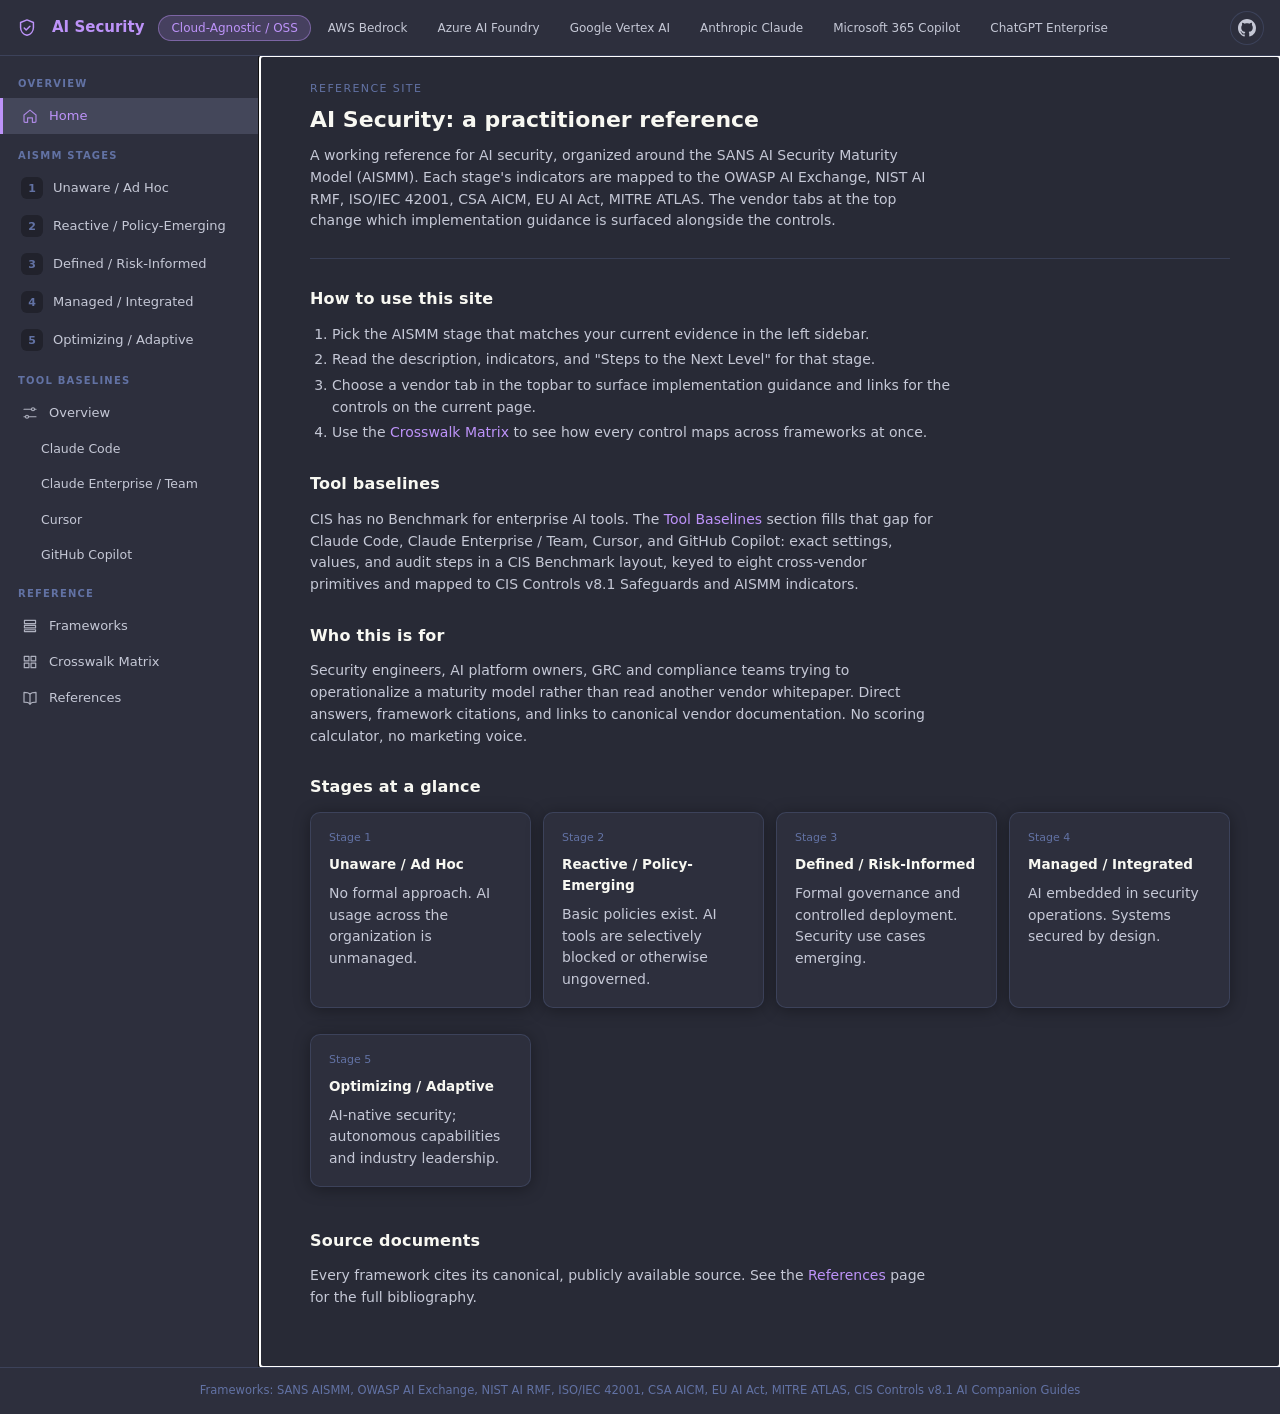
<file: index.html>
<!DOCTYPE html>
<html lang="en">
<head>
<meta charset="UTF-8">
<meta name="viewport" content="width=device-width, initial-scale=1.0">
<meta http-equiv="Content-Security-Policy" content="default-src 'self'; script-src 'self'; style-src 'self'; img-src 'self' data:; font-src 'self'; connect-src 'self'; form-action 'none'; base-uri 'none'; object-src 'none'">
<meta name="theme-color" content="#282a36">
<title>AI Security</title>
<meta name="description" content="A practitioner-level reference for AI security, anchored on the SANS AI Security Maturity Model with cross-framework mappings and vendor implementation guidance.">
<link rel="icon" href="favicon.svg" type="image/svg+xml">
<link rel="stylesheet" href="styles.css">
</head>
<body>
<div class="app">
  <header class="topbar">
    <button class="icon-btn menu-btn" id="menu-btn" aria-label="Toggle navigation" aria-expanded="false" aria-controls="sidebar" type="button">
      <svg class="icon" viewBox="0 0 24 24" fill="none" stroke="currentColor" stroke-width="1.6" stroke-linecap="round" aria-hidden="true"><path d="M4 7h16M4 12h16M4 17h16"/></svg>
    </button>
    <span class="brand-mark" aria-hidden="true">
      <svg class="icon icon-lg" viewBox="0 0 24 24" fill="none" stroke="currentColor" stroke-width="1.6" stroke-linecap="round" stroke-linejoin="round"><path d="M12 3.2 19 6v5.4c0 4.2-2.9 7.7-7 8.6-4.1-.9-7-4.4-7-8.6V6l7-2.8z"/><path d="M9 12.1l2.1 2.1L15.2 10"/></svg>
    </span>
    <a class="brand-title" href="#/">AI Security</a>
    <nav class="vendor-tabs" id="vendor-tabs" aria-label="Vendor implementation"></nav>
    <a class="repo-link" href="https://github.com/binbashburns/ai-security" target="_blank" rel="noopener noreferrer" title="Source on GitHub" aria-label="Source on GitHub">
      <svg viewBox="0 0 16 16" width="18" height="18" fill="currentColor" aria-hidden="true">
        <path d="M8 0C3.58 0 0 3.58 0 8c0 3.54 2.29 6.53 5.47 7.59.4.07.55-.17.55-.38 0-.19-.01-.82-.01-1.49-2.01.37-2.53-.49-2.69-.94-.09-.23-.48-.94-.82-1.13-.28-.15-.68-.52-.01-.53.63-.01 1.08.58 1.23.82.72 1.21 1.87.87 2.33.66.07-.52.28-.87.51-1.07-1.78-.2-3.64-.89-3.64-3.95 0-.87.31-1.59.82-2.15-.08-.2-.36-1.02.08-2.12 0 0 .67-.21 2.2.82.64-.18 1.32-.27 2-.27.68 0 1.36.09 2 .27 1.53-1.04 2.2-.82 2.2-.82.44 1.1.16 1.92.08 2.12.51.56.82 1.27.82 2.15 0 3.07-1.87 3.75-3.65 3.95.29.25.54.73.54 1.48 0 1.07-.01 1.93-.01 2.2 0 .21.15.46.55.38A8.013 8.013 0 0016 8c0-4.42-3.58-8-8-8z"/>
      </svg>
    </a>
  </header>

  <nav class="sidebar" id="sidebar" aria-label="Primary navigation"></nav>
  <div class="sidebar-backdrop" id="sidebar-backdrop" hidden></div>

  <main class="main" id="main" tabindex="-1"></main>

  <footer class="footer">
    <p class="footer-credit">Frameworks: SANS AISMM, OWASP AI Exchange, NIST AI RMF, ISO/IEC 42001, CSA AICM, EU AI Act, MITRE ATLAS, CIS Controls v8.1 AI Companion Guides</p>
  </footer>
</div>

<script src="js/render-helpers.js"></script>
<script src="js/render-home.js"></script>
<script src="js/render-stage.js"></script>
<script src="js/render-frameworks.js"></script>
<script src="js/render-framework-detail.js"></script>
<script src="js/render-crosswalk.js"></script>
<script src="js/render-references.js"></script>
<script src="js/render-baselines.js"></script>
<script src="app.js"></script>
</body>
</html>
</file>
<file: styles.css>
/* Dracula palette. Dark-only. */

:root {
  --bg: #282a36;
  --surface: #2d2f3d;
  --surface-alt: #383a4c;
  --surface-warm: #353749;
  --surface-recess: #21222c;
  --border: rgba(98, 114, 164, 0.28);
  --border-strong: rgba(98, 114, 164, 0.55);
  --text: #f8f8f2;
  --text-muted: #c5c8d6;
  --text-subtle: #6272a4;
  --accent: #bd93f9;
  --accent-soft: #44475a;
  --accent-deep: #ff79c6;

  --pillar-protect: #ff79c6;
  --pillar-utilize: #8be9fd;
  --pillar-govern: #50fa7b;

  --good: #50fa7b;
  --good-bg: #1f3329;
  --warn: #ffb86c;
  --warn-bg: #3a2e1e;
  --bad: #ff5555;
  --bad-bg: #3a1e1e;
  --info: #8be9fd;
  --info-bg: #1c2e34;
  --dracula-yellow: #f1fa8c;

  /* Vendor accent defaults (overridden by [data-vendor] below). */
  --vendor-accent: #bd93f9;
  --vendor-accent-soft: rgba(189, 147, 249, 0.18);
  --vendor-accent-border: rgba(189, 147, 249, 0.45);

  --shadow-sm: 0 1px 2px rgba(0, 0, 0, 0.25);
  --shadow-card: 0 2px 16px rgba(0, 0, 0, 0.35);
  --shadow-lift: 0 4px 22px rgba(0, 0, 0, 0.45);
  --radius: 10px;
  --radius-lg: 14px;

  --font-mono: 'JetBrains Mono', 'Fira Code', 'Courier New', monospace;
  color-scheme: dark;
}

/* Per-vendor accent palette. Each vendor maps to a named Dracula hue.
   Sets --vendor-accent (line/text), --vendor-accent-soft (tab fill, block bg),
   and --vendor-accent-border (subtle border). */
body[data-vendor="cloud_agnostic"] {
  --vendor-accent: #bd93f9;
  --vendor-accent-soft: rgba(189, 147, 249, 0.18);
  --vendor-accent-border: rgba(189, 147, 249, 0.45);
}
body[data-vendor="aws_bedrock"] {
  --vendor-accent: #ffb86c;
  --vendor-accent-soft: rgba(255, 184, 108, 0.16);
  --vendor-accent-border: rgba(255, 184, 108, 0.45);
}
body[data-vendor="azure_foundry"] {
  --vendor-accent: #8be9fd;
  --vendor-accent-soft: rgba(139, 233, 253, 0.16);
  --vendor-accent-border: rgba(139, 233, 253, 0.45);
}
body[data-vendor="google_vertex_ai"] {
  --vendor-accent: #50fa7b;
  --vendor-accent-soft: rgba(80, 250, 123, 0.14);
  --vendor-accent-border: rgba(80, 250, 123, 0.45);
}
body[data-vendor="anthropic_claude"] {
  --vendor-accent: #f1fa8c;
  --vendor-accent-soft: rgba(241, 250, 140, 0.14);
  --vendor-accent-border: rgba(241, 250, 140, 0.45);
}
body[data-vendor="ms_copilot"] {
  --vendor-accent: #ff79c6;
  --vendor-accent-soft: rgba(255, 121, 198, 0.16);
  --vendor-accent-border: rgba(255, 121, 198, 0.45);
}
body[data-vendor="chatgpt_enterprise"] {
  --vendor-accent: #ff5555;
  --vendor-accent-soft: rgba(255, 85, 85, 0.14);
  --vendor-accent-border: rgba(255, 85, 85, 0.45);
}

* { box-sizing: border-box; margin: 0; padding: 0; }

body {
  font-family: -apple-system, BlinkMacSystemFont, 'Segoe UI', 'Inter', system-ui, sans-serif;
  background: var(--bg);
  color: var(--text);
  min-height: 100vh;
  font-size: 14px;
  line-height: 1.55;
  -webkit-font-smoothing: antialiased;
}

a { color: var(--accent); text-decoration: none; }
a:hover { text-decoration: underline; }

code, pre {
  font-family: var(--font-mono);
  background: var(--surface-recess);
  border-radius: 4px;
  color: var(--info);
}
code {
  padding: 1px 5px;
  font-size: 12px;
  border: 1px solid var(--border);
}
pre {
  padding: 12px 14px;
  font-size: 12.5px;
  border: 1px solid var(--border);
  overflow-x: auto;
  line-height: 1.5;
  color: var(--text);
}
.crosswalk-list dd code,
.matrix td code {
  border: none;
  background: var(--surface-recess);
}

/* Layout grid: topbar / (sidebar + main) / footer */
.app {
  display: grid;
  grid-template-columns: 260px 1fr;
  grid-template-rows: 56px 1fr auto;
  min-height: 100vh;
  min-height: 100dvh;
}

.topbar {
  grid-column: 1 / -1;
  background: var(--surface);
  border-bottom: 1px solid var(--border);
  display: flex;
  align-items: center;
  padding: 0 16px;
  gap: 14px;
  z-index: 40;
  position: sticky;
  top: 0;
}

.brand-mark {
  font-size: 22px;
  color: var(--accent);
  flex-shrink: 0;
  display: inline-flex;
  align-items: center;
}

.brand-title {
  font-size: 15px;
  font-weight: 700;
  color: var(--accent);
  text-decoration: none;
  white-space: nowrap;
}
.brand-title:hover { text-decoration: none; color: var(--accent-deep); }

.repo-link {
  margin-left: auto;
  width: 34px;
  height: 34px;
  border-radius: 50%;
  border: 1px solid var(--border);
  background: var(--surface);
  color: var(--text-muted);
  display: inline-flex;
  align-items: center;
  justify-content: center;
  flex-shrink: 0;
  transition: background 120ms, border-color 120ms, color 120ms;
}
.repo-link:hover {
  background: var(--surface-warm);
  border-color: var(--border-strong);
  color: var(--text);
  text-decoration: none;
}

/* Vendor tabs in topbar */
.vendor-tabs {
  display: flex;
  align-items: center;
  gap: 4px;
  flex-wrap: wrap;
  overflow-x: auto;
  scrollbar-width: thin;
}
.vendor-tab {
  background: transparent;
  color: var(--text-muted);
  border: 1px solid transparent;
  border-radius: 999px;
  padding: 5px 12px;
  font-size: 12px;
  font-weight: 500;
  font-family: inherit;
  cursor: pointer;
  white-space: nowrap;
  transition: background 120ms, color 120ms, border-color 120ms;
}
.vendor-tab:hover {
  background: var(--surface-warm);
  color: var(--text);
}
.vendor-tab.active {
  background: var(--vendor-accent-soft);
  color: var(--vendor-accent);
  border-color: var(--vendor-accent-border);
}
.vendor-tab.active:hover {
  background: var(--vendor-accent-soft);
  color: var(--vendor-accent);
}

/* Sidebar */
.sidebar {
  background: var(--surface);
  border-right: 1px solid var(--border);
  overflow-y: auto;
  padding: 16px 0 24px;
}
.sidebar-section {
  padding: 14px 18px 6px;
  font-size: 10px;
  font-weight: 700;
  letter-spacing: 1.2px;
  color: var(--text-subtle);
  text-transform: uppercase;
}
.sidebar-section:first-child { padding-top: 4px; }

.nav-link {
  display: flex;
  align-items: center;
  width: 100%;
  padding: 8px 18px;
  border: none;
  background: none;
  color: var(--text-muted);
  cursor: pointer;
  font-family: inherit;
  font-size: 13px;
  text-align: left;
  gap: 10px;
  text-decoration: none;
  border-left: 3px solid transparent;
  transition: background 120ms, color 120ms, border-color 120ms;
}
.nav-link:hover { background: var(--surface-warm); color: var(--text); text-decoration: none; }
.nav-link.active {
  background: var(--accent-soft);
  color: var(--accent);
  border-left-color: var(--accent);
}
.nav-link .nav-icon { font-size: 16px; flex-shrink: 0; opacity: 0.85; }
.nav-link .nav-num {
  display: inline-flex;
  width: 22px;
  height: 22px;
  align-items: center;
  justify-content: center;
  background: var(--surface-recess);
  color: var(--text-subtle);
  border-radius: 6px;
  font-size: 11px;
  font-weight: 700;
  flex-shrink: 0;
}
.nav-link.active .nav-num { background: var(--surface); color: var(--accent); }

.sidebar-backdrop {
  display: none;
  position: fixed;
  inset: 56px 0 0 0;
  background: rgba(0, 0, 0, 0.5);
  z-index: 30;
}
.sidebar-backdrop.show { display: block; }

.icon-btn {
  width: 34px;
  height: 34px;
  display: inline-flex;
  align-items: center;
  justify-content: center;
  border-radius: 50%;
  border: 1px solid var(--border);
  background: var(--surface);
  color: var(--text);
  cursor: pointer;
  font-size: 16px;
  flex-shrink: 0;
  transition: background 120ms, border-color 120ms;
}
.icon-btn:hover { background: var(--surface-warm); border-color: var(--border-strong); }
.menu-btn { display: none; }

/* Main content */
.main {
  padding: 24px 32px 48px;
  overflow-x: hidden;
  min-width: 0;
}

.page {
  max-width: 920px;
  margin: 0 auto;
}

.page-header {
  margin-bottom: 24px;
  padding-bottom: 16px;
  border-bottom: 1px solid var(--border);
}
.page-eyebrow {
  display: block;
  font-size: 11px;
  letter-spacing: 1.4px;
  text-transform: uppercase;
  color: var(--text-subtle);
  margin-bottom: 6px;
}
.page-title {
  font-size: 22px;
  font-weight: 700;
  color: var(--text);
  margin-bottom: 8px;
}
.page-lead {
  color: var(--text-muted);
  font-size: 14px;
  max-width: 70ch;
}

h2 {
  font-size: 16px;
  font-weight: 700;
  color: var(--text);
  margin: 28px 0 12px;
  letter-spacing: 0.2px;
}
h3 {
  font-size: 13.5px;
  font-weight: 700;
  color: var(--text);
  margin: 18px 0 8px;
  text-transform: uppercase;
  letter-spacing: 0.6px;
}

p { color: var(--text-muted); margin-bottom: 10px; max-width: 70ch; }
ul, ol { color: var(--text-muted); padding-left: 22px; margin-bottom: 12px; max-width: 72ch; }
li { margin-bottom: 4px; }

/* Cards */
.card {
  background: var(--surface);
  border: 1px solid var(--border);
  border-radius: var(--radius);
  padding: 16px 18px;
  margin-bottom: 14px;
  box-shadow: var(--shadow-card);
  transition: border-color 120ms, box-shadow 120ms, transform 120ms;
}
a.card:hover {
  border-color: var(--border-strong);
  box-shadow: var(--shadow-lift);
  text-decoration: none;
}
.card-title {
  font-size: 13.5px;
  font-weight: 700;
  color: var(--text);
  margin-bottom: 8px;
}
.card-meta {
  font-size: 11px;
  color: var(--text-subtle);
  margin-bottom: 8px;
}

/* Pillar badges */
.pillar-badge {
  display: inline-block;
  font-size: 10px;
  font-weight: 700;
  letter-spacing: 1px;
  text-transform: uppercase;
  padding: 2px 8px;
  border-radius: 999px;
  margin-right: 6px;
  vertical-align: middle;
}
.pillar-badge.protect { background: rgba(255, 121, 198, 0.15); color: var(--pillar-protect); }
.pillar-badge.utilize { background: rgba(139, 233, 253, 0.15); color: var(--pillar-utilize); }
.pillar-badge.govern  { background: rgba(80, 250, 123, 0.15); color: var(--pillar-govern); }

/* Indicator and control rows inside a stage page */
.indicator-group { margin-bottom: 22px; }
.indicator-group-header {
  display: flex;
  align-items: center;
  gap: 8px;
  margin-bottom: 10px;
}
.indicator-item {
  background: var(--surface);
  border: 1px solid var(--border);
  border-left: 3px solid var(--pillar-color, var(--accent));
  border-radius: var(--radius);
  padding: 14px 18px;
  margin-bottom: 12px;
  box-shadow: var(--shadow-sm);
}
.indicator-item.pillar-protect { --pillar-color: var(--pillar-protect); }
.indicator-item.pillar-utilize { --pillar-color: var(--pillar-utilize); }
.indicator-item.pillar-govern  { --pillar-color: var(--pillar-govern); }
.indicator-item p { margin: 0; color: var(--text); max-width: 65ch; line-height: 1.6; }
.indicator-item p + p { margin-top: 6px; color: var(--text-muted); }
.indicator-meta { font-size: 11px; color: var(--text-subtle); margin-top: 8px; }

/* Crosswalk and vendor-implementation blocks under an indicator */
.indicator-extras {
  margin-top: 12px;
  display: grid;
  gap: 10px;
}
.crosswalk-block,
.vendor-block {
  border-radius: 8px;
  padding: 10px 14px;
}
.crosswalk-block {
  background: var(--surface-warm);
  border: 1px solid var(--border);
}
.vendor-block {
  background: linear-gradient(to right, var(--vendor-accent-soft) 0, var(--surface-warm) 60%);
  border: 1px solid var(--vendor-accent-border);
  border-left: 3px solid var(--vendor-accent);
  padding-left: 12px;
}
.block-label {
  display: block;
  font-size: 10px;
  font-weight: 700;
  letter-spacing: 1.4px;
  text-transform: uppercase;
  color: var(--text-subtle);
  margin-bottom: 6px;
}
.vendor-block .block-label { color: var(--vendor-accent); }
.crosswalk-list {
  display: grid;
  grid-template-columns: max-content 1fr;
  gap: 6px 14px;
  font-size: 12.5px;
}
.crosswalk-list dt { color: var(--text-muted); font-weight: 600; }
.crosswalk-list dd { color: var(--text); display: flex; flex-wrap: wrap; gap: 4px 6px; }
.crosswalk-list dd code { font-size: 11.5px; }

.vendor-block p { color: var(--text); margin-bottom: 8px; max-width: 65ch; }
.vendor-links {
  display: flex;
  flex-wrap: wrap;
  gap: 6px 10px;
  font-size: 12.5px;
  margin: 0;
  padding: 0;
  list-style: none;
}
.vendor-links li { margin: 0; }
.vendor-links a {
  display: inline-flex;
  align-items: center;
  gap: 4px;
  padding: 3px 9px;
  background: var(--surface);
  border: 1px solid var(--vendor-accent-border);
  border-radius: 6px;
  color: var(--vendor-accent);
  text-decoration: none;
}
.vendor-links a:hover {
  background: var(--vendor-accent-soft);
  border-color: var(--vendor-accent);
  text-decoration: none;
}
.vendor-links a::after { content: "\2197"; font-size: 11px; opacity: 0.7; }

/* Tables (crosswalk matrix) */
.matrix-wrap { overflow-x: auto; border: 1px solid var(--border); border-radius: var(--radius); }
.matrix {
  width: 100%;
  border-collapse: collapse;
  font-size: 12.5px;
  background: var(--surface);
}
.matrix th, .matrix td {
  padding: 8px 12px;
  text-align: left;
  border-bottom: 1px solid var(--border);
  vertical-align: top;
}
.matrix th {
  background: var(--surface-recess);
  color: var(--text-muted);
  font-size: 11px;
  font-weight: 700;
  letter-spacing: 0.6px;
  text-transform: uppercase;
  position: sticky;
  /* Clear the sticky topbar (56px) rather than sliding underneath it. */
  top: 56px;
  z-index: 2;
}
.matrix tr:last-child td { border-bottom: none; }
.matrix td.control-title { color: var(--text); font-weight: 600; min-width: 220px; }
.matrix td.stage-cell { color: var(--text-subtle); width: 60px; }
.matrix td .crosswalk-item { display: block; color: var(--text-muted); margin-bottom: 3px; }
.matrix td .crosswalk-item:last-child { margin-bottom: 0; }
.matrix td code { font-size: 11.5px; border: none; padding: 1px 6px; }

/* Footer */
.footer {
  grid-column: 1 / -1;
  border-top: 1px solid var(--border);
  background: var(--surface);
  padding: 14px 20px;
  text-align: center;
}
.footer-credit {
  margin: 0;
  font-size: 11.5px;
  color: var(--text-subtle);
  max-width: none;
}

/* Framework cards */
.framework-grid {
  display: grid;
  gap: 14px;
  grid-template-columns: repeat(auto-fit, minmax(280px, 1fr));
}
.framework-card {
  display: flex;
  flex-direction: column;
  gap: 10px;
  text-decoration: none;
  color: inherit;
}
.framework-card-head {
  display: flex;
  align-items: flex-start;
  justify-content: space-between;
  gap: 10px;
}
.framework-card-title {
  font-size: 14px;
  font-weight: 700;
  color: var(--text);
  line-height: 1.35;
}
.framework-version {
  flex-shrink: 0;
  font-size: 10.5px;
  font-weight: 600;
  color: var(--text-subtle);
  background: var(--surface-recess);
  border: 1px solid var(--border);
  border-radius: 999px;
  padding: 2px 8px;
  white-space: nowrap;
}
.framework-card-desc {
  margin: 0;
  color: var(--text-muted);
  font-size: 13px;
}
.framework-card-foot {
  display: flex;
  align-items: center;
  justify-content: space-between;
  gap: 10px;
  margin-top: auto;
  padding-top: 8px;
  border-top: 1px solid var(--border);
  font-size: 11.5px;
}
.framework-source {
  color: var(--accent);
  font-family: var(--font-mono);
  overflow: hidden;
  text-overflow: ellipsis;
  white-space: nowrap;
  min-width: 0;
  flex: 1;
}
.framework-count { color: var(--text-subtle); white-space: nowrap; flex-shrink: 0; }

/* Status banner */
.status-banner {
  background: var(--info-bg);
  border: 1px solid var(--info);
  border-radius: var(--radius);
  padding: 10px 14px;
  margin-bottom: 18px;
  font-size: 12.5px;
  color: var(--info);
}
.status-banner.error {
  background: var(--bad-bg);
  border-color: var(--bad);
  color: var(--bad);
}

/* Mobile */
@media (max-width: 820px) {
  .app {
    grid-template-columns: 1fr;
    grid-template-rows: 56px 1fr auto;
  }
  .sidebar {
    position: fixed;
    top: 56px;
    left: 0;
    bottom: 0;
    width: 280px;
    z-index: 35;
    transform: translateX(-100%);
    transition: transform 200ms ease;
  }
  .sidebar.open { transform: translateX(0); }
  .menu-btn { display: inline-flex; }
  .main { padding: 18px 18px 36px; }
  .vendor-tabs { font-size: 11px; }
  .vendor-tab { padding: 4px 10px; font-size: 11px; }
}

/* Tool baselines */
.tool-grid {
  display: grid;
  gap: 12px;
  grid-template-columns: repeat(auto-fit, minmax(200px, 1fr));
}
.plain-list { list-style: none; padding-left: 0; margin: 0; }
.plain-list li { margin-bottom: 3px; color: var(--text); font-size: 12.5px; }
.primitive-item { --pillar-color: var(--accent); }
.level-badge,
.assess-badge {
  display: inline-block;
  font-size: 10px;
  font-weight: 700;
  letter-spacing: 0.8px;
  padding: 2px 8px;
  border-radius: 999px;
  vertical-align: middle;
  margin-right: 4px;
}
.level-badge.level-1 { background: var(--good-bg); color: var(--good); }
.level-badge.level-2 { background: var(--warn-bg); color: var(--warn); }
.assess-badge { background: var(--surface-alt); color: var(--text-muted); text-transform: uppercase; }
.gap-token {
  display: inline-block;
  font-size: 10.5px;
  font-weight: 700;
  padding: 1px 7px;
  border-radius: 4px;
  background: var(--bad-bg);
  color: var(--bad);
  cursor: help;
}
.gap-note {
  background: var(--surface);
  border: 1px dashed var(--border-strong);
  border-radius: var(--radius);
  padding: 12px 14px;
  color: var(--text-muted);
  margin-bottom: 12px;
}
.matrix td a.crosswalk-item { text-decoration: none; }
.matrix td code { white-space: nowrap; }
.matrix td a.crosswalk-item:hover code { color: var(--accent-deep); }
.tool-facts {
  display: grid;
  grid-template-columns: max-content 1fr;
  gap: 8px 16px;
  margin-bottom: 14px;
  font-size: 13px;
}
.tool-facts dt { color: var(--text-subtle); font-weight: 600; }
.tool-facts dd { color: var(--text); max-width: 70ch; }
.tool-docs { margin-bottom: 18px; }
.level-filter { display: flex; gap: 6px; margin: 6px 0 4px; }
.level-filter-btn {
  font: inherit;
  font-size: 12px;
  padding: 4px 12px;
  border-radius: 999px;
  border: 1px solid var(--border-strong);
  background: transparent;
  color: var(--text-muted);
  cursor: pointer;
}
.level-filter-btn:hover { background: var(--surface-warm); color: var(--text); }
.level-filter-btn.active { background: var(--accent-soft); color: var(--accent); border-color: var(--accent); }
.baseline-section h2 { margin-bottom: 4px; }
.baseline-section > .card-meta { margin-bottom: 12px; }
.rec-item {
  background: var(--surface);
  border: 1px solid var(--border);
  border-left: 3px solid var(--accent);
  border-radius: var(--radius);
  padding: 14px 16px;
  margin-bottom: 12px;
  scroll-margin-top: 72px;
}
.rec-item[hidden] { display: none; }
.rec-head { display: flex; align-items: center; gap: 6px; margin-bottom: 6px; flex-wrap: wrap; }
.rec-id { font-size: 11.5px; }
.rec-title { color: var(--text); font-weight: 700; margin-bottom: 8px; }
.rec-fields {
  display: grid;
  grid-template-columns: 110px 1fr;
  gap: 6px 12px;
  font-size: 13px;
  margin-bottom: 10px;
}
.rec-fields dt { color: var(--text-subtle); font-weight: 600; }
.rec-fields dd { color: var(--text); min-width: 0; overflow-wrap: anywhere; }
.rec-item pre { margin-bottom: 10px; }
.indicator-item, .primitive-item, [id^="primitive-"] { scroll-margin-top: 72px; }
.anchor-flash { box-shadow: 0 0 0 2px var(--accent); transition: box-shadow 300ms; }
.nav-link.nav-sub { padding-left: 38px; font-size: 12.5px; }

@media (max-width: 820px) {
  /* Vendor tabs scroll horizontally instead of wrapping out of the 56px topbar. */
  .app { grid-template-columns: minmax(0, 1fr); }
  .topbar { min-width: 0; }
  .vendor-tabs { flex-wrap: nowrap; flex: 1; min-width: 0; }
  .tool-facts, .rec-fields { grid-template-columns: 1fr; gap: 2px 0; }
  .tool-facts dd, .rec-fields dd { margin-bottom: 8px; }
}

/* ---------------------------------------------------------------------------
   Classes replacing former inline style attributes. The page ships a strict
   Content-Security-Policy with style-src 'self', which blocks style="...",
   so anything visual has to live here.
   --------------------------------------------------------------------------- */

.icon {
  width: 18px;
  height: 18px;
  flex-shrink: 0;
  display: block;
}
.icon-lg { width: 22px; height: 22px; }

.nav-link .nav-icon {
  display: inline-flex;
  align-items: center;
}

.stage-grid {
  display: grid;
  gap: 12px;
  grid-template-columns: repeat(auto-fit, minmax(220px, 1fr));
}
.stage-card { display: block; text-decoration: none; }
.stage-card-tagline { margin: 0; }

.group-heading {
  margin: 0;
  text-transform: none;
  letter-spacing: 0;
  font-size: 14px;
}

.page-footnote { margin-top: 24px; }
.page-wide { max-width: none; }

/* Vendor block for a control with no guidance recorded for the active vendor.
   Stated rather than hidden, so a vendor tab never looks broken. */
.vendor-block.empty { opacity: 0.75; }
.vendor-empty {
  color: var(--text-subtle);
  font-style: italic;
  margin-bottom: 0;
}

/* Tool baselines: replacements for inline styles under the CSP. */
.tool-card { display: block; text-decoration: none; }
.tool-card-stats { margin: 0; }
.guide-meta { margin: 6px 0 0; }
.status-banner.spaced { margin-top: 20px; }
</file>
